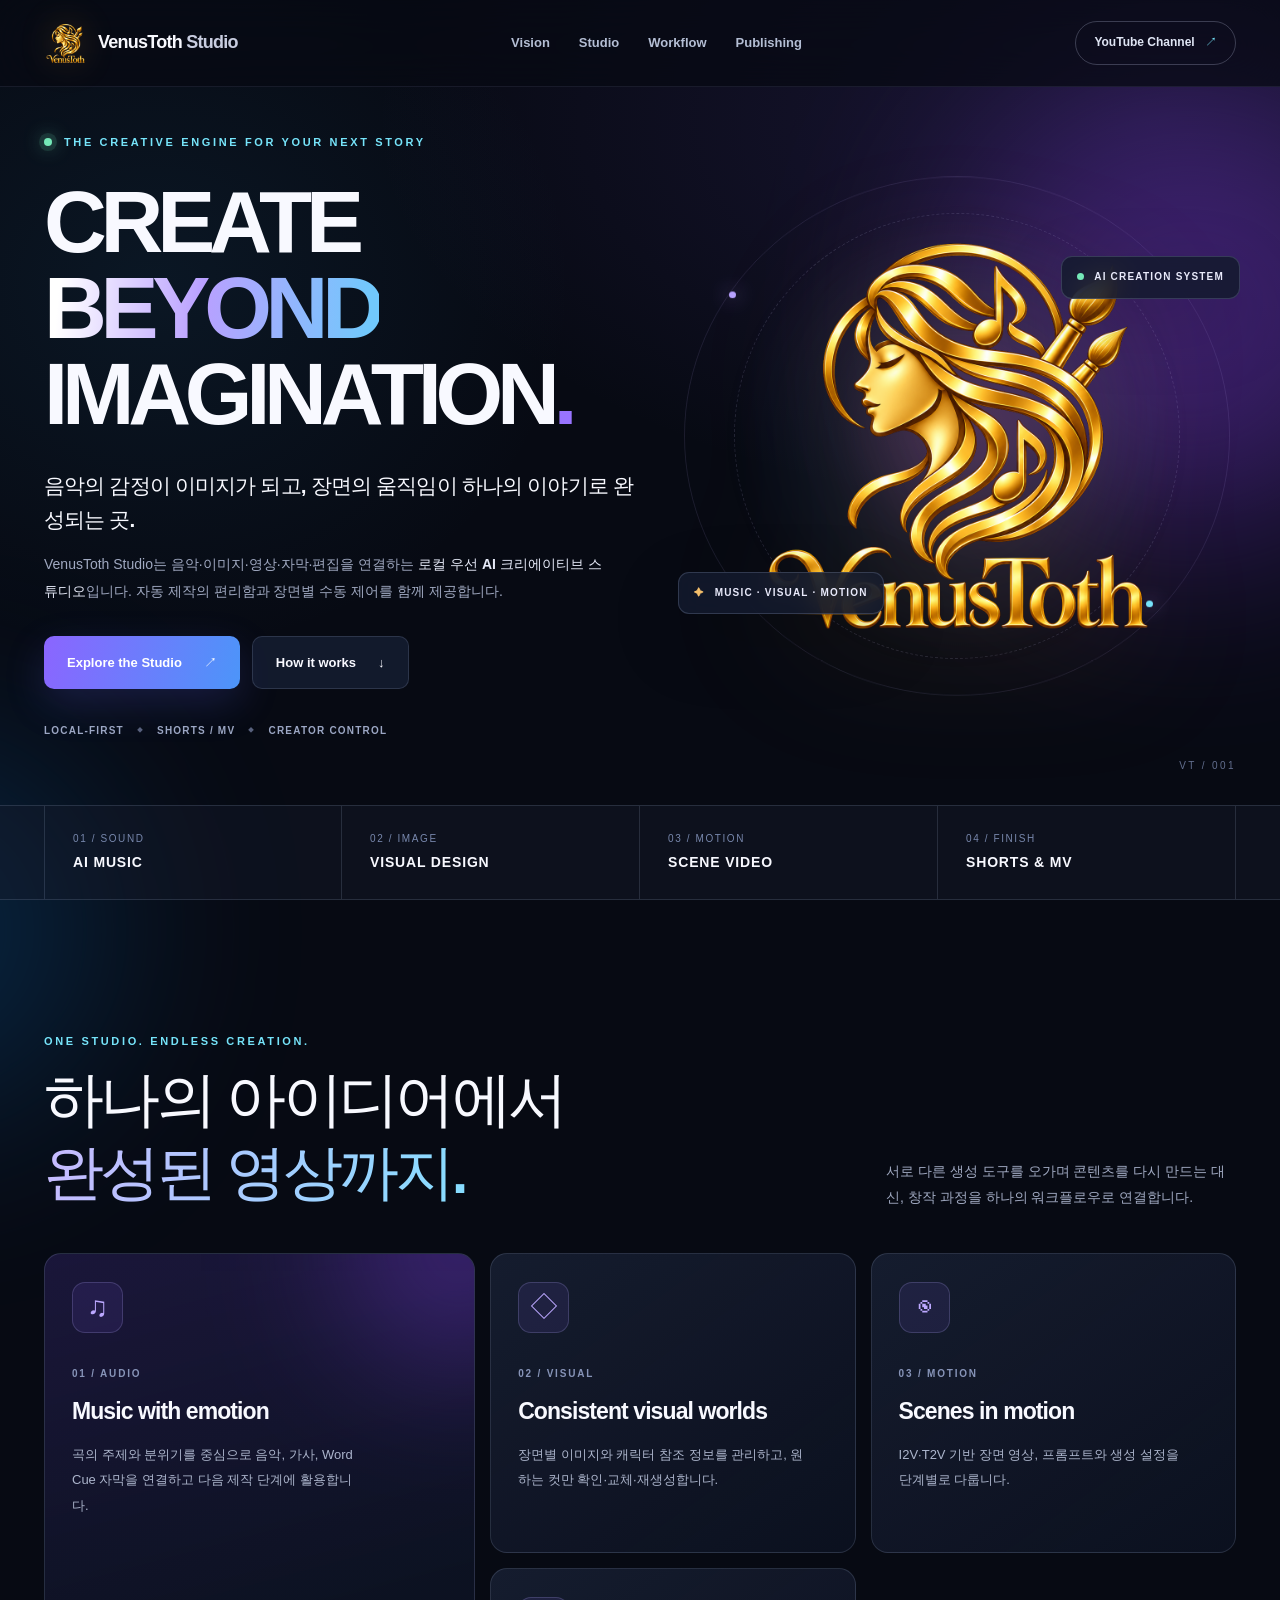
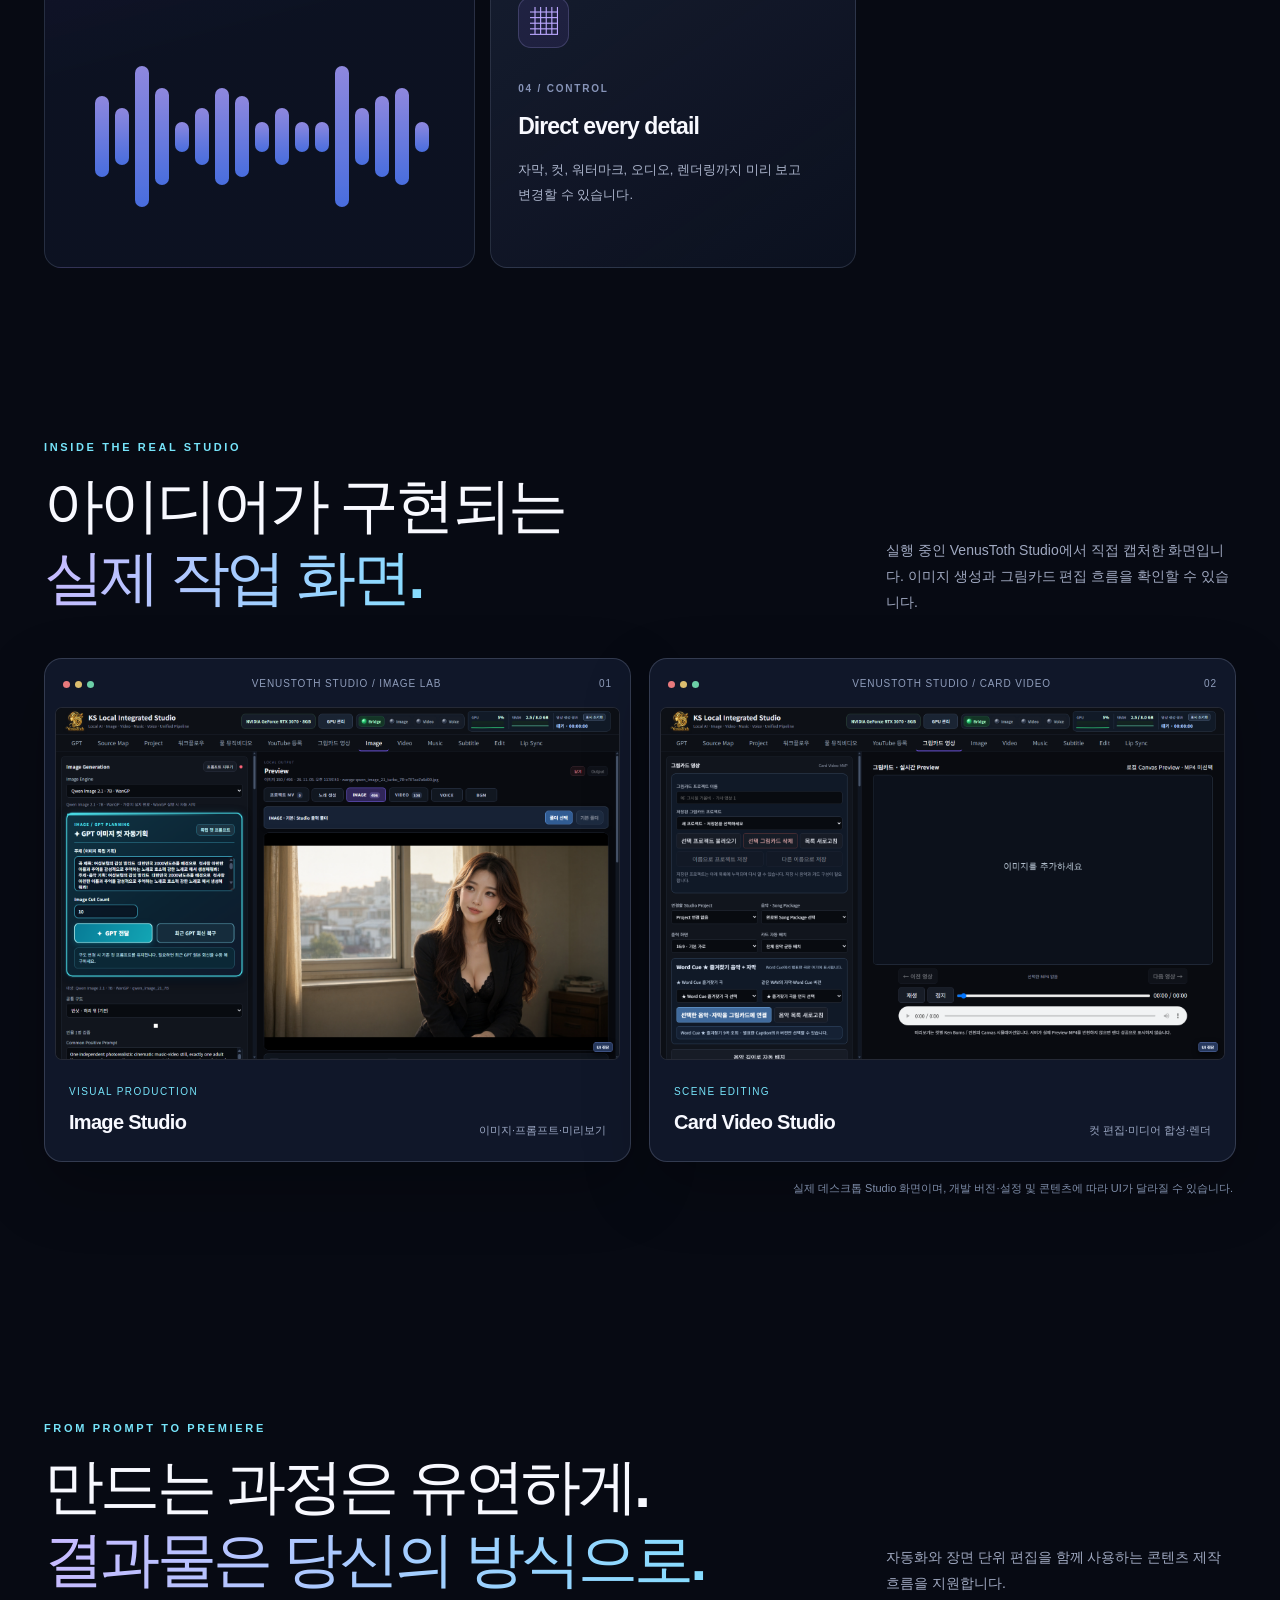
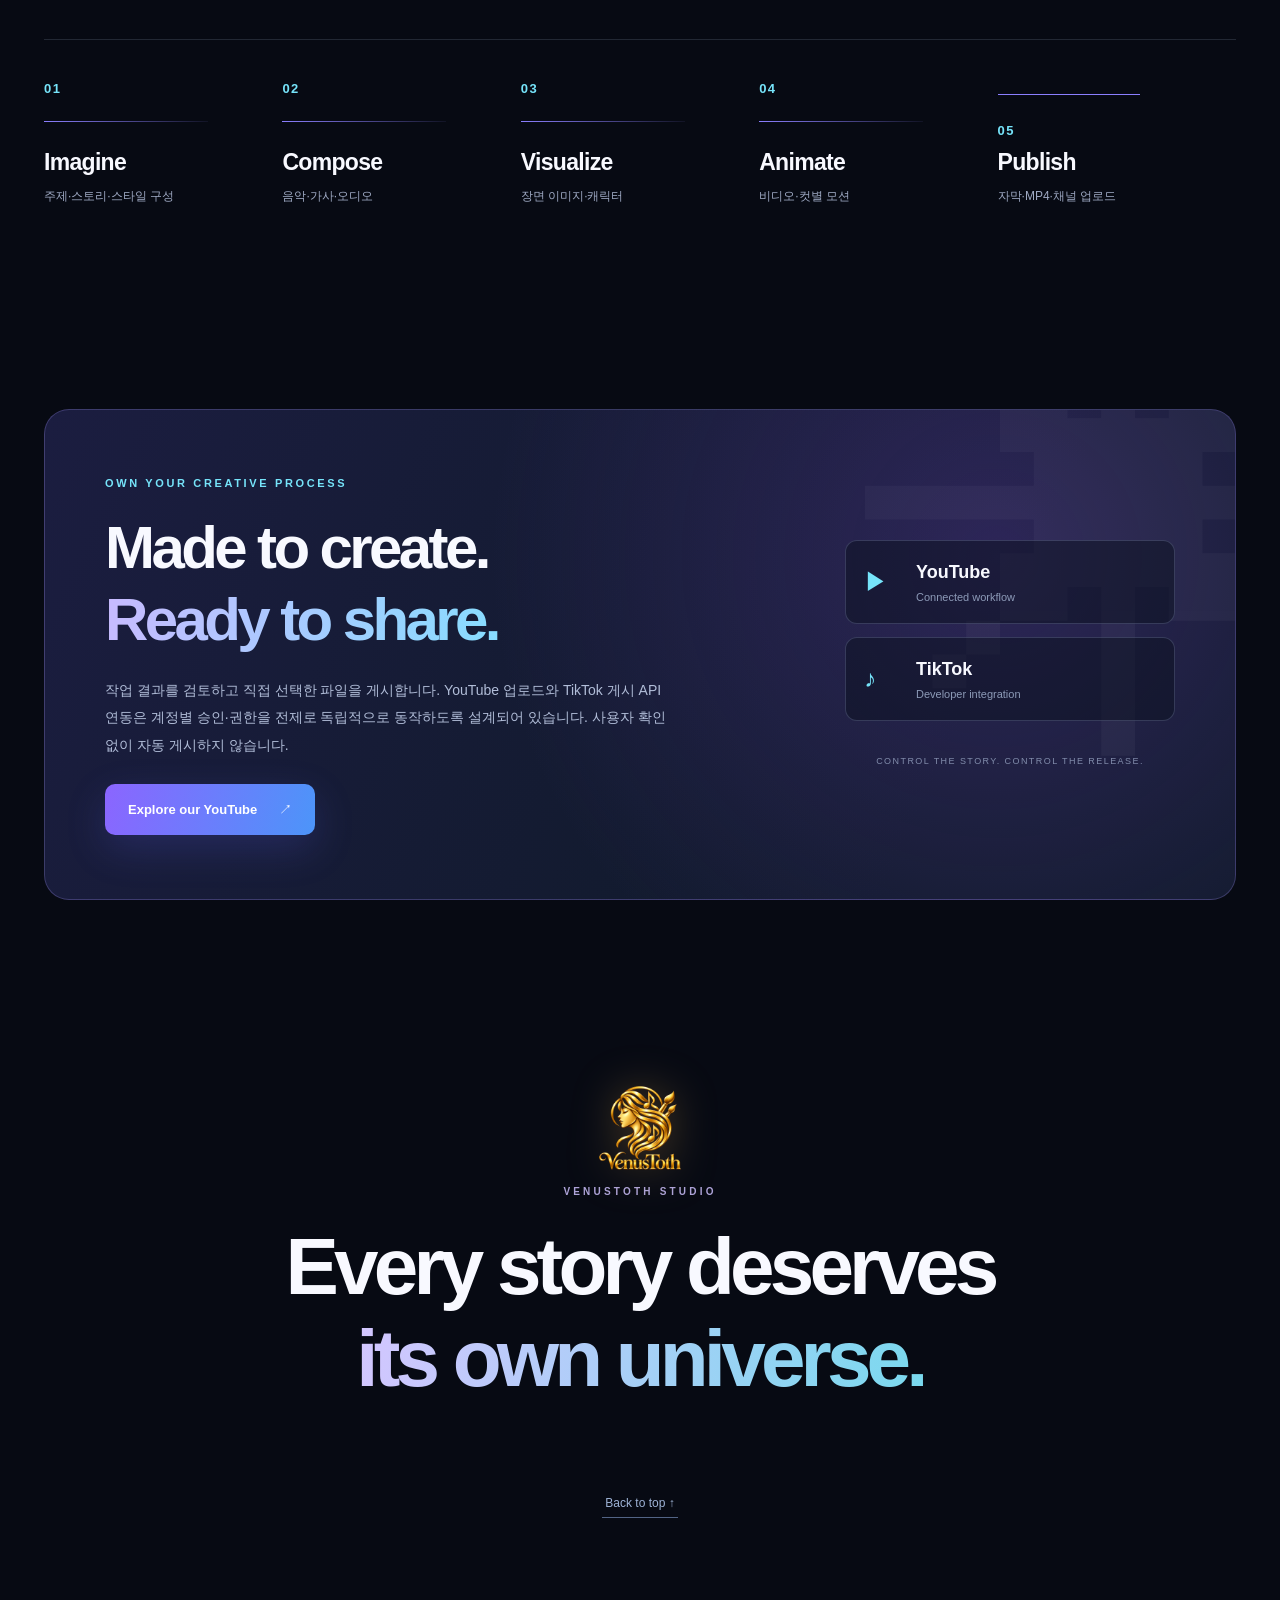
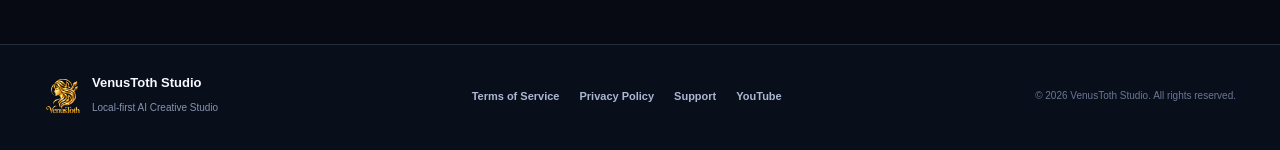
<file: index.html>
<!doctype html>
<html lang="ko">
<head>
  <meta charset="utf-8">
  <meta name="viewport" content="width=device-width, initial-scale=1">
  <meta name="theme-color" content="#070a13">
  <meta name="description" content="VenusToth Studio — 로컬 AI 기반 음악, 이미지, 영상, Shorts 및 뮤직비디오 제작 스튜디오. 장면별 제어와 창작자의 최종 승인을 중심으로 설계했습니다.">
  <meta property="og:type" content="website">
  <meta property="og:title" content="VenusToth Studio | Create Beyond Imagination">
  <meta property="og:description" content="Local-first AI music, visual and video creation studio. From idea to cinematic Shorts & MV.">
  <meta property="og:image" content="https://kks1101143.github.io/venustoth-studio/assets/venustoth-logo.png">
  <meta property="og:url" content="https://kks1101143.github.io/venustoth-studio/">
  <link rel="canonical" href="https://kks1101143.github.io/venustoth-studio/">
  <link rel="icon" type="image/png" href="assets/venustoth-logo.png">
  <link rel="stylesheet" href="assets/styles.css">
  <title>VenusToth Studio — Create Beyond Imagination</title>
</head>
<body>
  <div class="aurora aurora-one" aria-hidden="true"></div><div class="aurora aurora-two" aria-hidden="true"></div>
  <header class="site-header">
    <div class="shell header-layout">
      <a class="brand" href="./" aria-label="VenusToth Studio 홈"><img src="assets/venustoth-logo.png" width="43" height="43" alt=""><span>VenusToth <b>Studio</b></span></a>
      <nav class="main-nav" aria-label="메인 메뉴"><a href="#vision">Vision</a><a href="#workspace">Studio</a><a href="#workflow">Workflow</a><a href="#publishing">Publishing</a></nav>
      <a class="header-link" href="https://www.youtube.com/channel/UCdD1NTqpT2BgF5k1dwVC8Ig" target="_blank" rel="noopener noreferrer">YouTube Channel <span aria-hidden="true">↗</span></a>
    </div>
  </header>
  <main>
    <section class="hero shell" id="top">
      <div class="hero-copy">
        <div class="eyebrow"><span class="pulse-dot"></span> THE CREATIVE ENGINE FOR YOUR NEXT STORY</div>
        <h1>CREATE<br><span class="gradient-title">BEYOND</span><br>IMAGINATION<span class="period">.</span></h1>
        <p class="hero-lead">음악의 감정이 이미지가 되고, 장면의 움직임이 하나의 이야기로 완성되는 곳.</p>
        <p class="hero-desc">VenusToth Studio는 음악·이미지·영상·자막·편집을 연결하는 <strong>로컬 우선 AI 크리에이티브 스튜디오</strong>입니다. 자동 제작의 편리함과 장면별 수동 제어를 함께 제공합니다.</p>
        <div class="hero-actions"><a class="btn btn-primary" href="#workspace">Explore the Studio <span>↗</span></a><a class="btn btn-ghost" href="#workflow">How it works <span>↓</span></a></div>
        <div class="hero-tags"><span>LOCAL-FIRST</span><span>SHORTS / MV</span><span>CREATOR CONTROL</span></div>
      </div>
      <div class="hero-visual" aria-label="VenusToth Studio의 브랜드 및 실제 화면">
        <div class="orbital orbital-outer"></div><div class="orbital orbital-inner"></div>
        <div class="hero-emblem"><img src="assets/venustoth-logo.png" width="420" height="420" alt="VenusToth 금색 공식 브랜드 로고"></div>
        <div class="float-pill float-top"><i></i> AI CREATION SYSTEM</div>
        <div class="float-pill float-bottom"><span class="tiny-star">✦</span> MUSIC · VISUAL · MOTION</div>
      </div>
      <div class="hero-number" aria-hidden="true">VT / 001</div>
    </section>
    <section class="quick-strip" aria-label="핵심 제작 환경"><div class="shell quick-grid"><div><span>01 / SOUND</span><strong>AI MUSIC</strong></div><div><span>02 / IMAGE</span><strong>VISUAL DESIGN</strong></div><div><span>03 / MOTION</span><strong>SCENE VIDEO</strong></div><div><span>04 / FINISH</span><strong>SHORTS & MV</strong></div></div></section>
    <section class="section shell" id="vision">
      <div class="section-heading"><div><p class="kicker">ONE STUDIO. ENDLESS CREATION.</p><h2>하나의 아이디어에서<br><em>완성된 영상까지.</em></h2></div><p>서로 다른 생성 도구를 오가며 콘텐츠를 다시 만드는 대신, 창작 과정을 하나의 워크플로우로 연결합니다.</p></div>
      <div class="feature-grid">
        <article class="feature feature-big"><div class="feature-icon">♫</div><span class="feature-no">01 / AUDIO</span><h3>Music with emotion</h3><p>곡의 주제와 분위기를 중심으로 음악, 가사, Word Cue 자막을 연결하고 다음 제작 단계에 활용합니다.</p><div class="sound-wave" aria-hidden="true"><span></span><span></span><span></span><span></span><span></span><span></span><span></span><span></span><span></span><span></span><span></span><span></span><span></span><span></span><span></span><span></span><span></span></div></article>
        <article class="feature"><div class="feature-icon">◇</div><span class="feature-no">02 / VISUAL</span><h3>Consistent visual worlds</h3><p>장면별 이미지와 캐릭터 참조 정보를 관리하고, 원하는 컷만 확인·교체·재생성합니다.</p></article>
        <article class="feature"><div class="feature-icon">◉</div><span class="feature-no">03 / MOTION</span><h3>Scenes in motion</h3><p>I2V·T2V 기반 장면 영상, 프롬프트와 생성 설정을 단계별로 다룹니다.</p></article>
        <article class="feature"><div class="feature-icon">▦</div><span class="feature-no">04 / CONTROL</span><h3>Direct every detail</h3><p>자막, 컷, 워터마크, 오디오, 렌더링까지 미리 보고 변경할 수 있습니다.</p></article>
      </div>
    </section>
    <section class="section showcase" id="workspace">
      <div class="shell"><div class="section-heading"><div><p class="kicker">INSIDE THE REAL STUDIO</p><h2>아이디어가 구현되는<br><em>실제 작업 화면.</em></h2></div><p>실행 중인 VenusToth Studio에서 직접 캡처한 화면입니다. 이미지 생성과 그림카드 편집 흐름을 확인할 수 있습니다.</p></div>
      <div class="screen-grid">
        <figure class="screen-card screen-primary"><div class="screen-top"><div class="window-dots"><span></span><span></span><span></span></div><span>VENUSTOTH STUDIO / IMAGE LAB</span><span>01</span></div><img src="assets/studio-image-lab.png" alt="VenusToth Studio 실제 이미지 생성 작업 화면" width="1600" height="1000" loading="lazy"><figcaption><div><small>VISUAL PRODUCTION</small><h3>Image Studio</h3></div><span>이미지·프롬프트·미리보기</span></figcaption></figure>
        <figure class="screen-card screen-secondary"><div class="screen-top"><div class="window-dots"><span></span><span></span><span></span></div><span>VENUSTOTH STUDIO / CARD VIDEO</span><span>02</span></div><img src="assets/studio-card-video.png" alt="VenusToth Studio 실제 그림카드·영상 편집 작업 화면" width="1600" height="1000" loading="lazy"><figcaption><div><small>SCENE EDITING</small><h3>Card Video Studio</h3></div><span>컷 편집·미디어 합성·렌더</span></figcaption></figure>
      </div><p class="screen-note">실제 데스크톱 Studio 화면이며, 개발 버전·설정 및 콘텐츠에 따라 UI가 달라질 수 있습니다.</p></div>
    </section>
    <section class="section shell" id="workflow">
      <div class="section-heading"><div><p class="kicker">FROM PROMPT TO PREMIERE</p><h2>만드는 과정은 유연하게.<br><em>결과물은 당신의 방식으로.</em></h2></div><p>자동화와 장면 단위 편집을 함께 사용하는 콘텐츠 제작 흐름을 지원합니다.</p></div>
      <div class="steps"><article><b>01</b><span class="step-line"></span><h3>Imagine</h3><p>주제·스토리·스타일 구성</p></article><article><b>02</b><span class="step-line"></span><h3>Compose</h3><p>음악·가사·오디오</p></article><article><b>03</b><span class="step-line"></span><h3>Visualize</h3><p>장면 이미지·캐릭터</p></article><article><b>04</b><span class="step-line"></span><h3>Animate</h3><p>비디오·컷별 모션</p></article><article><b>05</b><h3>Publish</h3><p>자막·MP4·채널 업로드</p></article></div>
    </section>
    <section class="section shell" id="publishing"><div class="publish-panel"><div class="publish-bg" aria-hidden="true">✳</div><div class="publish-copy"><p class="kicker">OWN YOUR CREATIVE PROCESS</p><h2>Made to create.<br><em>Ready to share.</em></h2><p>작업 결과를 검토하고 직접 선택한 파일을 게시합니다. YouTube 업로드와 TikTok 게시 API 연동은 계정별 승인·권한을 전제로 독립적으로 동작하도록 설계되어 있습니다. 사용자 확인 없이 자동 게시하지 않습니다.</p><a class="btn btn-primary" href="https://www.youtube.com/channel/UCdD1NTqpT2BgF5k1dwVC8Ig" target="_blank" rel="noopener noreferrer">Explore our YouTube <span>↗</span></a></div><div class="publish-side"><div class="channel-pill"><span>▶</span> YouTube <small>Connected workflow</small></div><div class="channel-pill"><span>♪</span> TikTok <small>Developer integration</small></div><div class="publish-caption">CONTROL THE STORY. CONTROL THE RELEASE.</div></div></div></section>
    <section class="closing shell"><img src="assets/venustoth-logo.png" alt="" width="92" height="92" loading="lazy"><p>VENUSTOTH STUDIO</p><h2>Every story deserves<br><span>its own universe.</span></h2><a href="#top" class="back-top">Back to top ↑</a></section>
  </main>
  <footer class="footer"><div class="shell footer-inner"><div class="footer-brand"><img src="assets/venustoth-logo.png" alt="" width="38" height="38"><div><strong>VenusToth Studio</strong><small>Local-first AI Creative Studio</small></div></div><div class="footer-links"><a href="./terms/">Terms of Service</a><a href="./privacy/">Privacy Policy</a><a href="https://github.com/kks1101143/venustoth-studio/issues" target="_blank" rel="noopener noreferrer">Support</a><a href="https://www.youtube.com/channel/UCdD1NTqpT2BgF5k1dwVC8Ig" target="_blank" rel="noopener noreferrer">YouTube</a></div><small>© 2026 VenusToth Studio. All rights reserved.</small></div></footer>
</body></html>
</file>
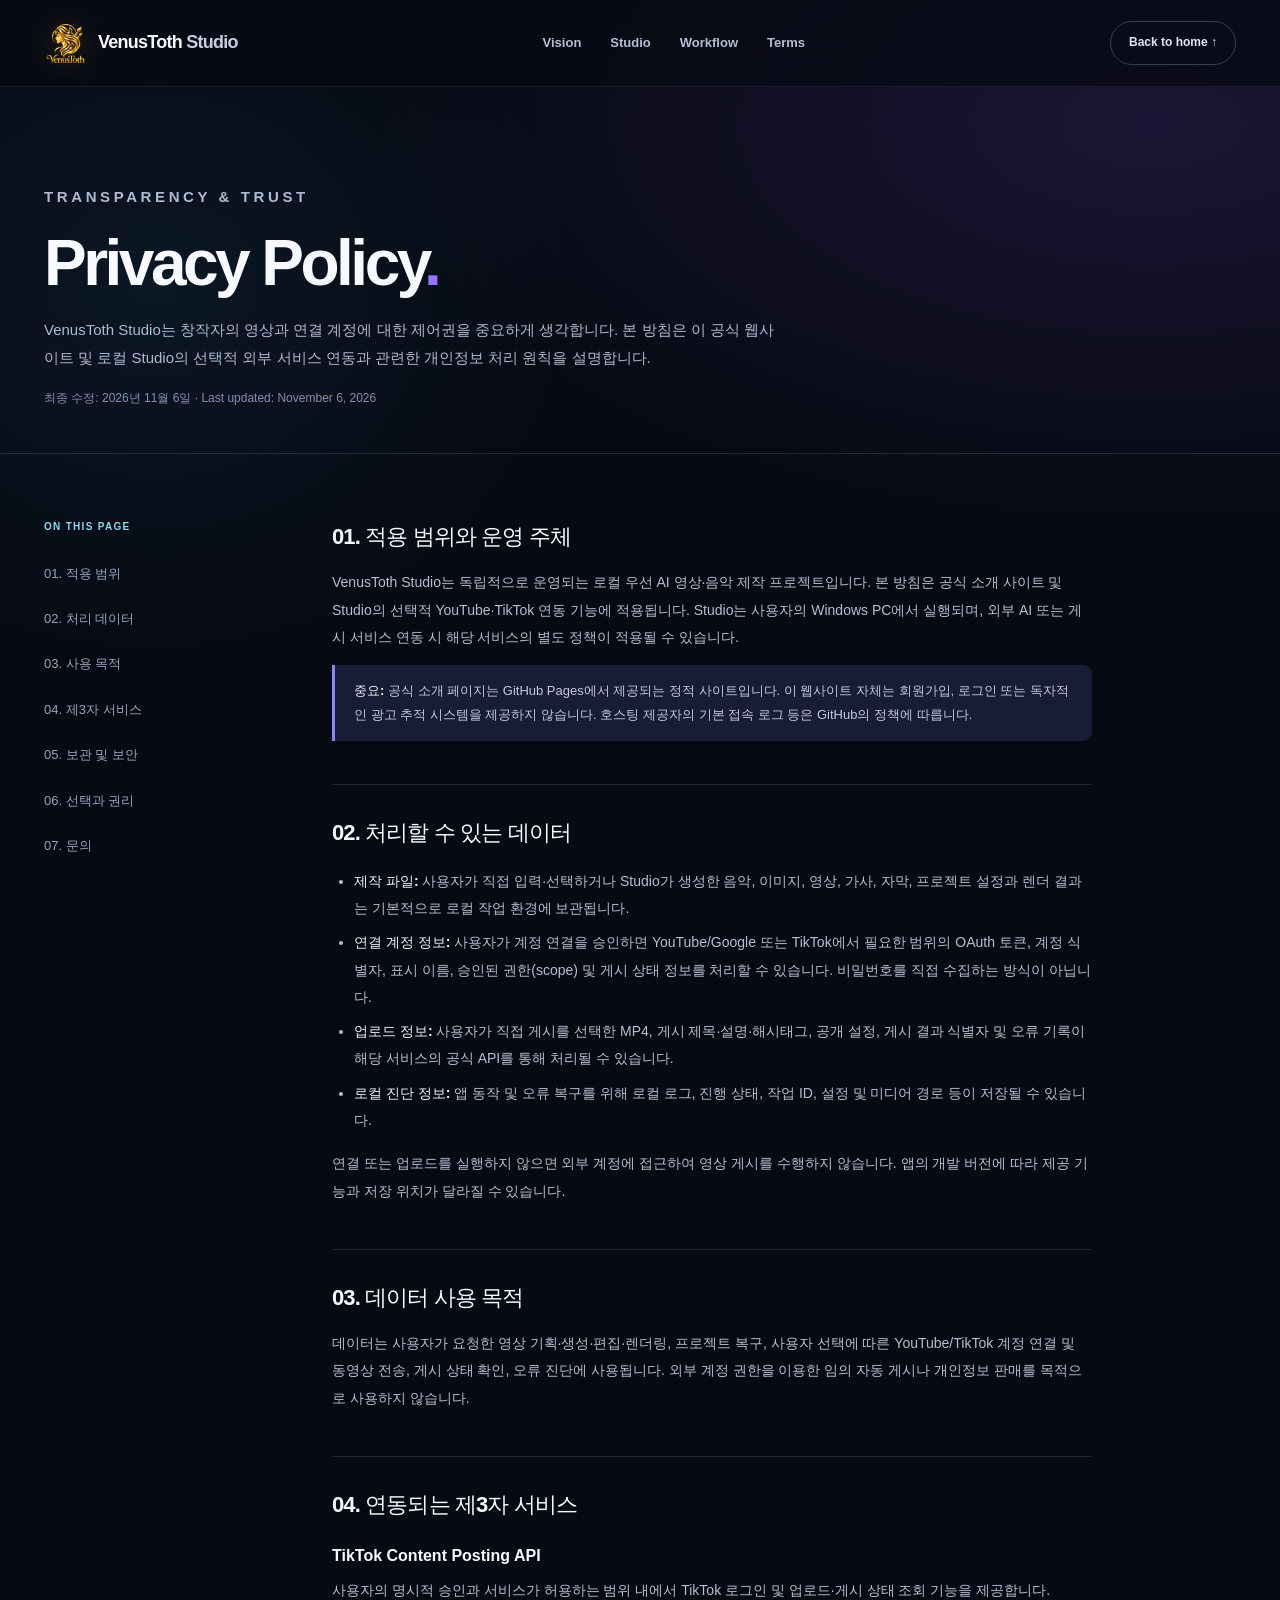
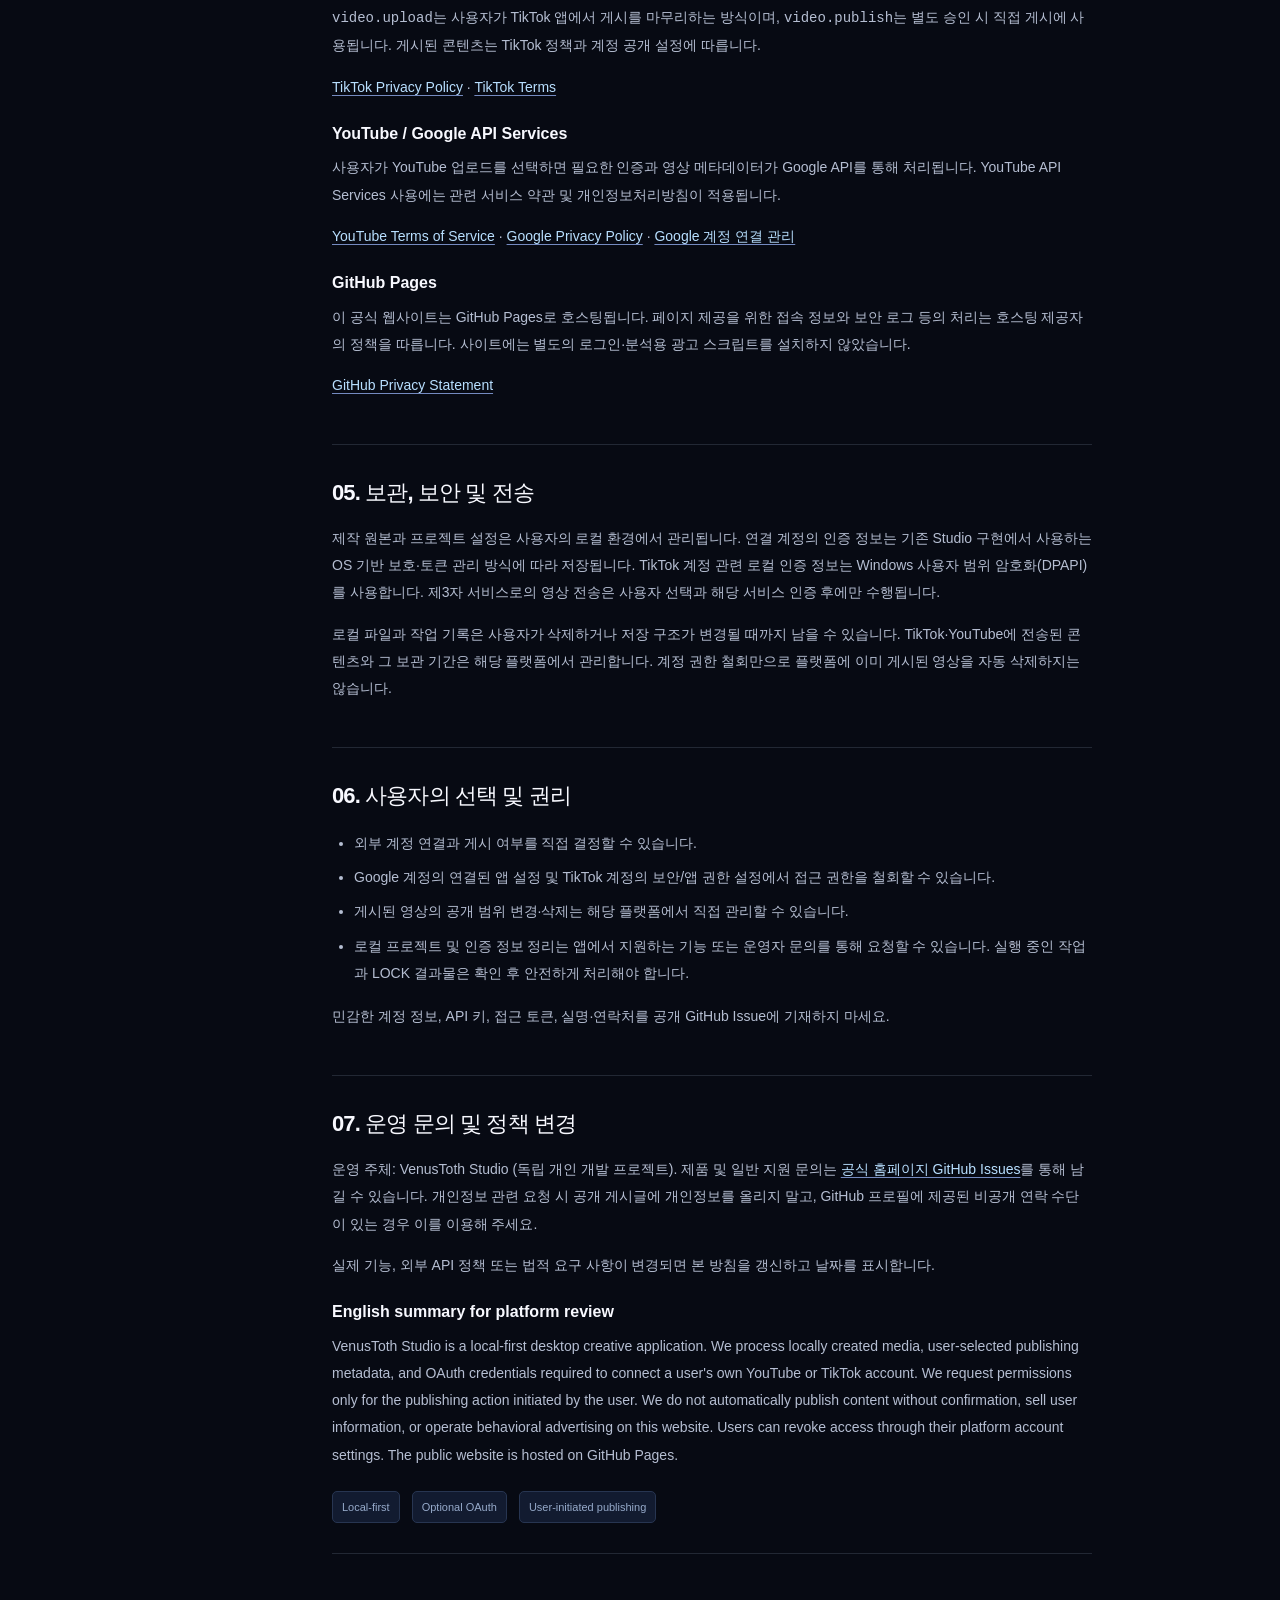
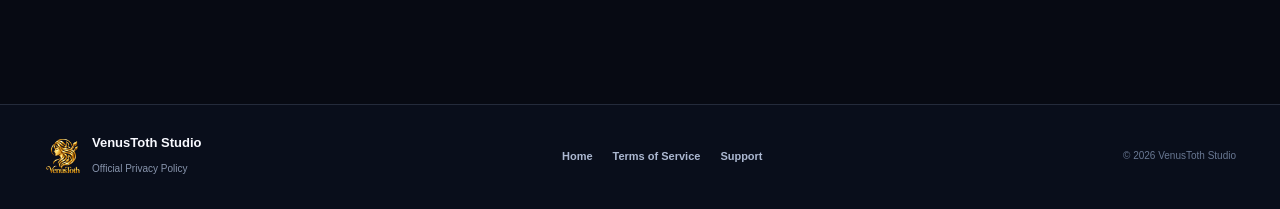
<file: privacy/index.html>
<!doctype html>
<html lang="ko"><head><meta charset="utf-8"><meta name="viewport" content="width=device-width,initial-scale=1">
<meta name="theme-color" content="#070a13"><meta name="description" content="VenusToth Studio 개인정보처리방침. 로컬 AI 제작 파일, 선택적인 YouTube·TikTok OAuth 연동 및 게시 데이터의 처리 원칙을 안내합니다.">
<link rel="canonical" href="https://kks1101143.github.io/venustoth-studio/privacy/"><link rel="icon" href="../assets/venustoth-logo.png"><link rel="stylesheet" href="../assets/styles.css"><title>Privacy Policy | VenusToth Studio</title></head>
<body><header class="site-header"><div class="shell header-layout"><a class="brand" href="../"><img src="../assets/venustoth-logo.png" alt="" width="43" height="43"><span>VenusToth <b>Studio</b></span></a><nav class="main-nav" aria-label="사이트 내 이동"><a href="../#vision">Vision</a><a href="../#workspace">Studio</a><a href="../#workflow">Workflow</a><a href="../terms/">Terms</a></nav><a class="header-link" href="../">Back to home ↑</a></div></header>
<main><section class="legal-hero"><div class="shell"><p class="kicker">TRANSPARENCY & TRUST</p><h1>Privacy Policy<span class="period">.</span></h1><p>VenusToth Studio는 창작자의 영상과 연결 계정에 대한 제어권을 중요하게 생각합니다. 본 방침은 이 공식 웹사이트 및 로컬 Studio의 선택적 외부 서비스 연동과 관련한 개인정보 처리 원칙을 설명합니다.</p><p class="meta">최종 수정: 2026년 11월 6일 · Last updated: November 6, 2026</p></div></section>
<div class="shell legal-layout"><aside class="legal-nav" aria-label="내용 바로가기"><small>ON THIS PAGE</small><a href="#scope">01. 적용 범위</a><a href="#data">02. 처리 데이터</a><a href="#purpose">03. 사용 목적</a><a href="#third-parties">04. 제3자 서비스</a><a href="#retention">05. 보관 및 보안</a><a href="#rights">06. 선택과 권리</a><a href="#contact">07. 문의</a></aside>
<div class="legal-content">
<section id="scope"><h2>01. 적용 범위와 운영 주체</h2><p>VenusToth Studio는 독립적으로 운영되는 로컬 우선 AI 영상·음악 제작 프로젝트입니다. 본 방침은 공식 소개 사이트 및 Studio의 선택적 YouTube·TikTok 연동 기능에 적용됩니다. Studio는 사용자의 Windows PC에서 실행되며, 외부 AI 또는 게시 서비스 연동 시 해당 서비스의 별도 정책이 적용될 수 있습니다.</p><p class="notice"><strong>중요:</strong> 공식 소개 페이지는 GitHub Pages에서 제공되는 정적 사이트입니다. 이 웹사이트 자체는 회원가입, 로그인 또는 독자적인 광고 추적 시스템을 제공하지 않습니다. 호스팅 제공자의 기본 접속 로그 등은 GitHub의 정책에 따릅니다.</p></section>
<section id="data"><h2>02. 처리할 수 있는 데이터</h2><ul><li><strong>제작 파일:</strong> 사용자가 직접 입력·선택하거나 Studio가 생성한 음악, 이미지, 영상, 가사, 자막, 프로젝트 설정과 렌더 결과는 기본적으로 로컬 작업 환경에 보관됩니다.</li><li><strong>연결 계정 정보:</strong> 사용자가 계정 연결을 승인하면 YouTube/Google 또는 TikTok에서 필요한 범위의 OAuth 토큰, 계정 식별자, 표시 이름, 승인된 권한(scope) 및 게시 상태 정보를 처리할 수 있습니다. 비밀번호를 직접 수집하는 방식이 아닙니다.</li><li><strong>업로드 정보:</strong> 사용자가 직접 게시를 선택한 MP4, 게시 제목·설명·해시태그, 공개 설정, 게시 결과 식별자 및 오류 기록이 해당 서비스의 공식 API를 통해 처리될 수 있습니다.</li><li><strong>로컬 진단 정보:</strong> 앱 동작 및 오류 복구를 위해 로컬 로그, 진행 상태, 작업 ID, 설정 및 미디어 경로 등이 저장될 수 있습니다.</li></ul><p>연결 또는 업로드를 실행하지 않으면 외부 계정에 접근하여 영상 게시를 수행하지 않습니다. 앱의 개발 버전에 따라 제공 기능과 저장 위치가 달라질 수 있습니다.</p></section>
<section id="purpose"><h2>03. 데이터 사용 목적</h2><p>데이터는 사용자가 요청한 영상 기획·생성·편집·렌더링, 프로젝트 복구, 사용자 선택에 따른 YouTube/TikTok 계정 연결 및 동영상 전송, 게시 상태 확인, 오류 진단에 사용됩니다. 외부 계정 권한을 이용한 임의 자동 게시나 개인정보 판매를 목적으로 사용하지 않습니다.</p></section>
<section id="third-parties"><h2>04. 연동되는 제3자 서비스</h2><h3>TikTok Content Posting API</h3><p>사용자의 명시적 승인과 서비스가 허용하는 범위 내에서 TikTok 로그인 및 업로드·게시 상태 조회 기능을 제공합니다. <code>video.upload</code>는 사용자가 TikTok 앱에서 게시를 마무리하는 방식이며, <code>video.publish</code>는 별도 승인 시 직접 게시에 사용됩니다. 게시된 콘텐츠는 TikTok 정책과 계정 공개 설정에 따릅니다.</p><p><a href="https://www.tiktok.com/legal/page/row/privacy-policy/en" target="_blank" rel="noopener noreferrer">TikTok Privacy Policy</a> · <a href="https://www.tiktok.com/legal/page/row/terms-of-service/en" target="_blank" rel="noopener noreferrer">TikTok Terms</a></p><h3>YouTube / Google API Services</h3><p>사용자가 YouTube 업로드를 선택하면 필요한 인증과 영상 메타데이터가 Google API를 통해 처리됩니다. YouTube API Services 사용에는 관련 서비스 약관 및 개인정보처리방침이 적용됩니다.</p><p><a href="https://www.youtube.com/t/terms" target="_blank" rel="noopener noreferrer">YouTube Terms of Service</a> · <a href="https://policies.google.com/privacy" target="_blank" rel="noopener noreferrer">Google Privacy Policy</a> · <a href="https://myaccount.google.com/connections" target="_blank" rel="noopener noreferrer">Google 계정 연결 관리</a></p><h3>GitHub Pages</h3><p>이 공식 웹사이트는 GitHub Pages로 호스팅됩니다. 페이지 제공을 위한 접속 정보와 보안 로그 등의 처리는 호스팅 제공자의 정책을 따릅니다. 사이트에는 별도의 로그인·분석용 광고 스크립트를 설치하지 않았습니다.</p><p><a href="https://docs.github.com/en/site-policy/privacy-policies/github-general-privacy-statement" target="_blank" rel="noopener noreferrer">GitHub Privacy Statement</a></p></section>
<section id="retention"><h2>05. 보관, 보안 및 전송</h2><p>제작 원본과 프로젝트 설정은 사용자의 로컬 환경에서 관리됩니다. 연결 계정의 인증 정보는 기존 Studio 구현에서 사용하는 OS 기반 보호·토큰 관리 방식에 따라 저장됩니다. TikTok 계정 관련 로컬 인증 정보는 Windows 사용자 범위 암호화(DPAPI)를 사용합니다. 제3자 서비스로의 영상 전송은 사용자 선택과 해당 서비스 인증 후에만 수행됩니다.</p><p>로컬 파일과 작업 기록은 사용자가 삭제하거나 저장 구조가 변경될 때까지 남을 수 있습니다. TikTok·YouTube에 전송된 콘텐츠와 그 보관 기간은 해당 플랫폼에서 관리합니다. 계정 권한 철회만으로 플랫폼에 이미 게시된 영상을 자동 삭제하지는 않습니다.</p></section>
<section id="rights"><h2>06. 사용자의 선택 및 권리</h2><ul><li>외부 계정 연결과 게시 여부를 직접 결정할 수 있습니다.</li><li>Google 계정의 연결된 앱 설정 및 TikTok 계정의 보안/앱 권한 설정에서 접근 권한을 철회할 수 있습니다.</li><li>게시된 영상의 공개 범위 변경·삭제는 해당 플랫폼에서 직접 관리할 수 있습니다.</li><li>로컬 프로젝트 및 인증 정보 정리는 앱에서 지원하는 기능 또는 운영자 문의를 통해 요청할 수 있습니다. 실행 중인 작업과 LOCK 결과물은 확인 후 안전하게 처리해야 합니다.</li></ul><p>민감한 계정 정보, API 키, 접근 토큰, 실명·연락처를 공개 GitHub Issue에 기재하지 마세요.</p></section>
<section id="contact"><h2>07. 운영 문의 및 정책 변경</h2><p>운영 주체: VenusToth Studio (독립 개인 개발 프로젝트). 제품 및 일반 지원 문의는 <a href="https://github.com/kks1101143/venustoth-studio/issues" target="_blank" rel="noopener noreferrer">공식 홈페이지 GitHub Issues</a>를 통해 남길 수 있습니다. 개인정보 관련 요청 시 공개 게시글에 개인정보를 올리지 말고, GitHub 프로필에 제공된 비공개 연락 수단이 있는 경우 이를 이용해 주세요.</p><p>실제 기능, 외부 API 정책 또는 법적 요구 사항이 변경되면 본 방침을 갱신하고 날짜를 표시합니다.</p><h3>English summary for platform review</h3><p>VenusToth Studio is a local-first desktop creative application. We process locally created media, user-selected publishing metadata, and OAuth credentials required to connect a user's own YouTube or TikTok account. We request permissions only for the publishing action initiated by the user. We do not automatically publish content without confirmation, sell user information, or operate behavioral advertising on this website. Users can revoke access through their platform account settings. The public website is hosted on GitHub Pages.</p><div class="legal-meta"><span>Local-first</span><span>Optional OAuth</span><span>User-initiated publishing</span></div></section>
</div></div></main>
<footer class="footer"><div class="shell footer-inner"><div class="footer-brand"><img src="../assets/venustoth-logo.png" alt="" width="38" height="38"><div><strong>VenusToth Studio</strong><small>Official Privacy Policy</small></div></div><div class="footer-links"><a href="../">Home</a><a href="../terms/">Terms of Service</a><a href="https://github.com/kks1101143/venustoth-studio/issues">Support</a></div><small>© 2026 VenusToth Studio</small></div></footer>
</body></html>
</file>
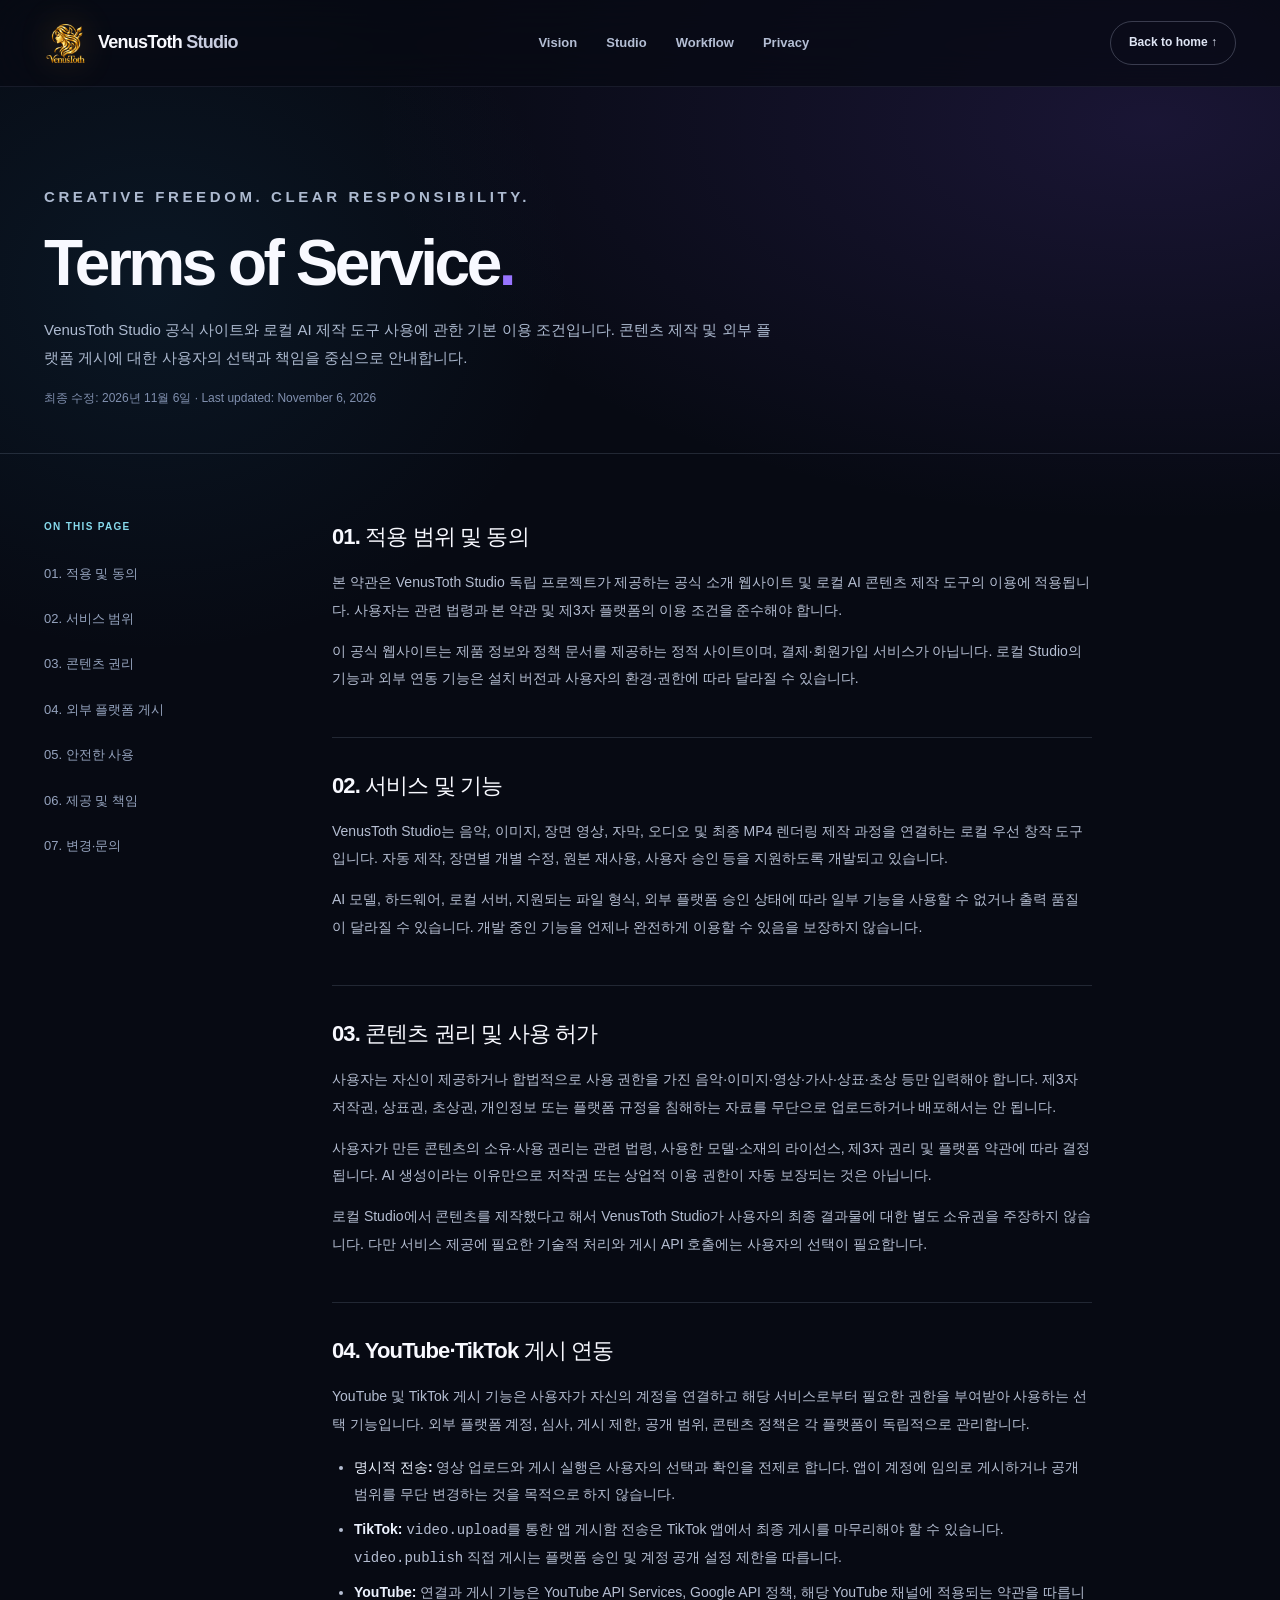
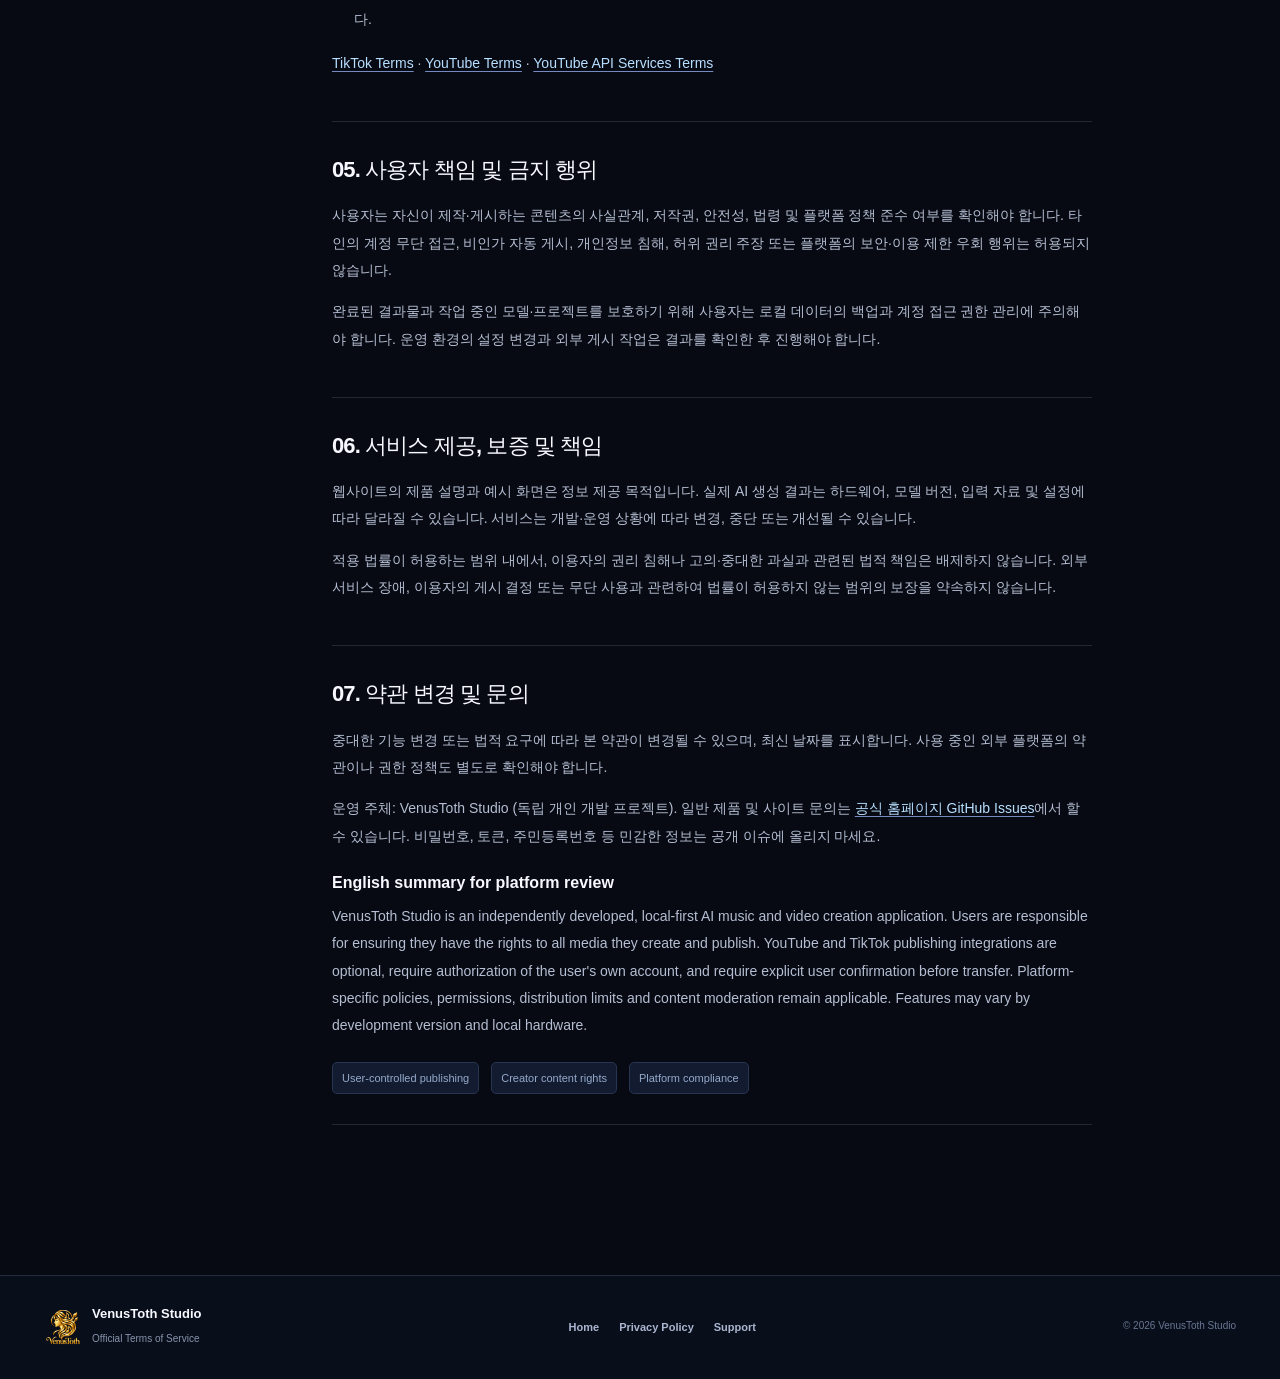
<file: terms/index.html>
<!doctype html>
<html lang="ko"><head><meta charset="utf-8"><meta name="viewport" content="width=device-width,initial-scale=1">
<meta name="theme-color" content="#070a13"><meta name="description" content="VenusToth Studio 이용약관. 로컬 AI 음악·이미지·영상 제작, 콘텐츠 권리, YouTube·TikTok 게시 연동 및 책임 범위를 안내합니다.">
<link rel="canonical" href="https://kks1101143.github.io/venustoth-studio/terms/"><link rel="icon" href="../assets/venustoth-logo.png"><link rel="stylesheet" href="../assets/styles.css"><title>Terms of Service | VenusToth Studio</title></head>
<body><header class="site-header"><div class="shell header-layout"><a class="brand" href="../"><img src="../assets/venustoth-logo.png" alt="" width="43" height="43"><span>VenusToth <b>Studio</b></span></a><nav class="main-nav" aria-label="사이트 내 이동"><a href="../#vision">Vision</a><a href="../#workspace">Studio</a><a href="../#workflow">Workflow</a><a href="../privacy/">Privacy</a></nav><a class="header-link" href="../">Back to home ↑</a></div></header>
<main><section class="legal-hero"><div class="shell"><p class="kicker">CREATIVE FREEDOM. CLEAR RESPONSIBILITY.</p><h1>Terms of Service<span class="period">.</span></h1><p>VenusToth Studio 공식 사이트와 로컬 AI 제작 도구 사용에 관한 기본 이용 조건입니다. 콘텐츠 제작 및 외부 플랫폼 게시에 대한 사용자의 선택과 책임을 중심으로 안내합니다.</p><p class="meta">최종 수정: 2026년 11월 6일 · Last updated: November 6, 2026</p></div></section>
<div class="shell legal-layout"><aside class="legal-nav" aria-label="내용 바로가기"><small>ON THIS PAGE</small><a href="#acceptance">01. 적용 및 동의</a><a href="#service">02. 서비스 범위</a><a href="#content">03. 콘텐츠 권리</a><a href="#publishing">04. 외부 플랫폼 게시</a><a href="#responsibility">05. 안전한 사용</a><a href="#limitations">06. 제공 및 책임</a><a href="#changes">07. 변경·문의</a></aside>
<div class="legal-content">
<section id="acceptance"><h2>01. 적용 범위 및 동의</h2><p>본 약관은 VenusToth Studio 독립 프로젝트가 제공하는 공식 소개 웹사이트 및 로컬 AI 콘텐츠 제작 도구의 이용에 적용됩니다. 사용자는 관련 법령과 본 약관 및 제3자 플랫폼의 이용 조건을 준수해야 합니다.</p><p>이 공식 웹사이트는 제품 정보와 정책 문서를 제공하는 정적 사이트이며, 결제·회원가입 서비스가 아닙니다. 로컬 Studio의 기능과 외부 연동 기능은 설치 버전과 사용자의 환경·권한에 따라 달라질 수 있습니다.</p></section>
<section id="service"><h2>02. 서비스 및 기능</h2><p>VenusToth Studio는 음악, 이미지, 장면 영상, 자막, 오디오 및 최종 MP4 렌더링 제작 과정을 연결하는 로컬 우선 창작 도구입니다. 자동 제작, 장면별 개별 수정, 원본 재사용, 사용자 승인 등을 지원하도록 개발되고 있습니다.</p><p>AI 모델, 하드웨어, 로컬 서버, 지원되는 파일 형식, 외부 플랫폼 승인 상태에 따라 일부 기능을 사용할 수 없거나 출력 품질이 달라질 수 있습니다. 개발 중인 기능을 언제나 완전하게 이용할 수 있음을 보장하지 않습니다.</p></section>
<section id="content"><h2>03. 콘텐츠 권리 및 사용 허가</h2><p>사용자는 자신이 제공하거나 합법적으로 사용 권한을 가진 음악·이미지·영상·가사·상표·초상 등만 입력해야 합니다. 제3자 저작권, 상표권, 초상권, 개인정보 또는 플랫폼 규정을 침해하는 자료를 무단으로 업로드하거나 배포해서는 안 됩니다.</p><p>사용자가 만든 콘텐츠의 소유·사용 권리는 관련 법령, 사용한 모델·소재의 라이선스, 제3자 권리 및 플랫폼 약관에 따라 결정됩니다. AI 생성이라는 이유만으로 저작권 또는 상업적 이용 권한이 자동 보장되는 것은 아닙니다.</p><p>로컬 Studio에서 콘텐츠를 제작했다고 해서 VenusToth Studio가 사용자의 최종 결과물에 대한 별도 소유권을 주장하지 않습니다. 다만 서비스 제공에 필요한 기술적 처리와 게시 API 호출에는 사용자의 선택이 필요합니다.</p></section>
<section id="publishing"><h2>04. YouTube·TikTok 게시 연동</h2><p>YouTube 및 TikTok 게시 기능은 사용자가 자신의 계정을 연결하고 해당 서비스로부터 필요한 권한을 부여받아 사용하는 선택 기능입니다. 외부 플랫폼 계정, 심사, 게시 제한, 공개 범위, 콘텐츠 정책은 각 플랫폼이 독립적으로 관리합니다.</p><ul><li><strong>명시적 전송:</strong> 영상 업로드와 게시 실행은 사용자의 선택과 확인을 전제로 합니다. 앱이 계정에 임의로 게시하거나 공개 범위를 무단 변경하는 것을 목적으로 하지 않습니다.</li><li><strong>TikTok:</strong> <code>video.upload</code>를 통한 앱 게시함 전송은 TikTok 앱에서 최종 게시를 마무리해야 할 수 있습니다. <code>video.publish</code> 직접 게시는 플랫폼 승인 및 계정 공개 설정 제한을 따릅니다.</li><li><strong>YouTube:</strong> 연결과 게시 기능은 YouTube API Services, Google API 정책, 해당 YouTube 채널에 적용되는 약관을 따릅니다.</li></ul><p><a href="https://www.tiktok.com/legal/page/row/terms-of-service/en" target="_blank" rel="noopener noreferrer">TikTok Terms</a> · <a href="https://www.youtube.com/t/terms" target="_blank" rel="noopener noreferrer">YouTube Terms</a> · <a href="https://developers.google.com/youtube/terms/api-services-terms-of-service" target="_blank" rel="noopener noreferrer">YouTube API Services Terms</a></p></section>
<section id="responsibility"><h2>05. 사용자 책임 및 금지 행위</h2><p>사용자는 자신이 제작·게시하는 콘텐츠의 사실관계, 저작권, 안전성, 법령 및 플랫폼 정책 준수 여부를 확인해야 합니다. 타인의 계정 무단 접근, 비인가 자동 게시, 개인정보 침해, 허위 권리 주장 또는 플랫폼의 보안·이용 제한 우회 행위는 허용되지 않습니다.</p><p>완료된 결과물과 작업 중인 모델·프로젝트를 보호하기 위해 사용자는 로컬 데이터의 백업과 계정 접근 권한 관리에 주의해야 합니다. 운영 환경의 설정 변경과 외부 게시 작업은 결과를 확인한 후 진행해야 합니다.</p></section>
<section id="limitations"><h2>06. 서비스 제공, 보증 및 책임</h2><p>웹사이트의 제품 설명과 예시 화면은 정보 제공 목적입니다. 실제 AI 생성 결과는 하드웨어, 모델 버전, 입력 자료 및 설정에 따라 달라질 수 있습니다. 서비스는 개발·운영 상황에 따라 변경, 중단 또는 개선될 수 있습니다.</p><p>적용 법률이 허용하는 범위 내에서, 이용자의 권리 침해나 고의·중대한 과실과 관련된 법적 책임은 배제하지 않습니다. 외부 서비스 장애, 이용자의 게시 결정 또는 무단 사용과 관련하여 법률이 허용하지 않는 범위의 보장을 약속하지 않습니다.</p></section>
<section id="changes"><h2>07. 약관 변경 및 문의</h2><p>중대한 기능 변경 또는 법적 요구에 따라 본 약관이 변경될 수 있으며, 최신 날짜를 표시합니다. 사용 중인 외부 플랫폼의 약관이나 권한 정책도 별도로 확인해야 합니다.</p><p>운영 주체: VenusToth Studio (독립 개인 개발 프로젝트). 일반 제품 및 사이트 문의는 <a href="https://github.com/kks1101143/venustoth-studio/issues" target="_blank" rel="noopener noreferrer">공식 홈페이지 GitHub Issues</a>에서 할 수 있습니다. 비밀번호, 토큰, 주민등록번호 등 민감한 정보는 공개 이슈에 올리지 마세요.</p><h3>English summary for platform review</h3><p>VenusToth Studio is an independently developed, local-first AI music and video creation application. Users are responsible for ensuring they have the rights to all media they create and publish. YouTube and TikTok publishing integrations are optional, require authorization of the user's own account, and require explicit user confirmation before transfer. Platform-specific policies, permissions, distribution limits and content moderation remain applicable. Features may vary by development version and local hardware.</p><div class="legal-meta"><span>User-controlled publishing</span><span>Creator content rights</span><span>Platform compliance</span></div></section>
</div></div></main>
<footer class="footer"><div class="shell footer-inner"><div class="footer-brand"><img src="../assets/venustoth-logo.png" alt="" width="38" height="38"><div><strong>VenusToth Studio</strong><small>Official Terms of Service</small></div></div><div class="footer-links"><a href="../">Home</a><a href="../privacy/">Privacy Policy</a><a href="https://github.com/kks1101143/venustoth-studio/issues">Support</a></div><small>© 2026 VenusToth Studio</small></div></footer></body></html>
</file>
<file: assets/styles.css>
@charset "UTF-8";
:root{color-scheme:dark;--bg:#070a13;--surface:#0f1527;--line:rgba(200,217,255,.14);--muted:#a0a9c1;--white:#f8f9ff;--gold:#f4bf6b;--purple:#9874ff;--cyan:#76e4fa;--green:#75e8b8;font-family:Inter,"Pretendard","Noto Sans KR",-apple-system,BlinkMacSystemFont,"Segoe UI",sans-serif;font-synthesis:none}
*,*::before,*::after{box-sizing:border-box}html{scroll-behavior:smooth;overflow-x:clip}body{margin:0;background:var(--bg);color:var(--white);line-height:1.65;overflow-x:hidden}body::before{content:"";position:absolute;z-index:-3;inset:0 0 auto;height:950px;background:radial-gradient(ellipse 80% 55% at 90% 13%,rgba(107,70,197,.19),transparent 76%),radial-gradient(ellipse 38% 45% at 12% 30%,rgba(34,110,154,.13),transparent 86%)}a{color:inherit;text-decoration:none}a:focus-visible,button:focus-visible{outline:2px solid var(--cyan);outline-offset:4px}img{max-width:100%;height:auto;display:block}p,h1,h2,h3,figure{margin-top:0}.shell{width:min(1320px,calc(100% - 88px));margin-inline:auto}.aurora{position:absolute;inset:auto;z-index:-2;pointer-events:none;filter:blur(105px);opacity:.45;border-radius:50%}.aurora-one{width:460px;height:460px;top:90px;right:-140px;background:#7134c5}.aurora-two{width:360px;height:360px;top:750px;left:-260px;background:#084b80}
.site-header{position:sticky;top:0;z-index:30;background:rgba(7,10,19,.74);border-bottom:1px solid rgba(185,201,248,.09);backdrop-filter:blur(24px)}.header-layout{height:86px;display:flex;align-items:center;justify-content:space-between;gap:22px}.brand{display:flex;align-items:center;gap:11px;white-space:nowrap;font-weight:800;font-size:18px;letter-spacing:-.75px}.brand img{object-fit:contain;filter:drop-shadow(0 0 17px rgba(255,175,53,.23))}.brand b{font-weight:550;color:#c8cde0}.main-nav{display:flex;gap:29px;align-items:center}.main-nav a{font-size:13px;color:#b4bed4;font-weight:600;transition:color .2s}.main-nav a:hover,.footer a:hover{color:var(--cyan)}.header-link{border:1px solid rgba(215,222,255,.23);border-radius:100px;padding:11px 18px;font-size:12px;font-weight:700;color:#e0e6f5;transition:background .2s,border-color .2s}.header-link:hover{background:#1b2543;border-color:#7083bc}.header-link span{margin-left:7px;color:var(--cyan)}
.hero{min-height:710px;display:grid;grid-template-columns:minmax(0,1fr) minmax(420px,.93fr);align-items:center;position:relative;gap:35px;padding-top:46px;padding-bottom:65px}.hero-copy{position:relative;z-index:2}.eyebrow,.kicker{font-size:11px;letter-spacing:.24em;font-weight:850;color:var(--cyan)}.eyebrow{display:flex;align-items:center;gap:12px;margin-bottom:28px}.pulse-dot{width:8px;height:8px;background:var(--green);box-shadow:0 0 0 5px rgba(117,232,184,.12),0 0 19px rgba(117,232,184,.9);border-radius:100%}.hero h1{font-size:clamp(56px,6.8vw,106px);line-height:.99;letter-spacing:-.072em;margin-bottom:31px;font-weight:900}.gradient-title{background:linear-gradient(95deg,#fff 5%,#b9a0ff 47%,#71c8fc 96%);color:transparent;background-clip:text;-webkit-background-clip:text}.period{color:var(--purple)}.hero-lead{font-weight:730;font-size:clamp(16px,1.62vw,21px);letter-spacing:-.04em;line-height:1.65;margin-bottom:14px}.hero-desc{color:var(--muted);font-size:14px;line-height:1.92;max-width:560px;margin-bottom:31px}.hero-desc strong{color:#e5e9f7;font-weight:600}.hero-actions{display:flex;flex-wrap:wrap;gap:12px}.btn{display:inline-flex;align-items:center;justify-content:center;gap:22px;padding:15px 23px;border-radius:10px;font-size:13px;font-weight:750;transition:transform .2s,background .2s,box-shadow .2s}.btn:hover{transform:translateY(-3px)}.btn-primary{background:linear-gradient(105deg,#8b65ff,#4c95f9);box-shadow:0 14px 40px rgba(96,98,245,.2);color:white}.btn-primary:hover{box-shadow:0 18px 48px rgba(106,102,247,.4)}.btn-ghost{background:rgba(28,38,63,.6);border:1px solid var(--line)}.btn-ghost:hover{background:#1e2944}.hero-tags{display:flex;flex-wrap:wrap;gap:13px;margin-top:34px}.hero-tags span{font-size:10px;letter-spacing:.12em;font-weight:750;color:#9ca7c4}.hero-tags span+span::before{content:"◆";color:#58617d;font-size:6px;margin-right:13px;vertical-align:2px}
.hero-visual{height:560px;position:relative;display:flex;align-items:center;justify-content:center}.hero-visual::before{content:"";position:absolute;width:79%;height:79%;border-radius:50%;background:radial-gradient(circle at 50% 50%,rgba(133,91,218,.28),rgba(35,85,155,.1) 40%,transparent 72%);filter:blur(11px)}.orbital{position:absolute;border-radius:50%;pointer-events:none}.orbital-outer{width:98%;aspect-ratio:1;border:1px solid rgba(184,173,244,.12);transform:rotateX(18deg)}.orbital-outer::before,.orbital-outer::after{content:"";position:absolute;width:7px;height:7px;border-radius:50%;background:#b7a2ff;box-shadow:0 0 21px #a98cff}.orbital-outer::before{left:8%;top:22%}.orbital-outer::after{right:14%;bottom:17%;background:#75e5ff}.orbital-inner{width:80%;aspect-ratio:1;border:1px dashed rgba(202,203,247,.14);transform:rotate(-31deg)}.hero-emblem{width:77%;max-width:425px;z-index:1;filter:drop-shadow(0 22px 66px rgba(238,159,53,.18))}.hero-emblem img{width:100%;object-fit:contain;animation:float 7s ease-in-out infinite}@keyframes float{0%,100%{transform:translateY(0)}50%{transform:translateY(-13px)}}.float-pill{position:absolute;z-index:2;background:rgba(19,26,46,.86);backdrop-filter:blur(14px);border:1px solid rgba(186,199,238,.19);color:#e9eafb;padding:12px 15px;border-radius:11px;font-size:10px;letter-spacing:.12em;font-weight:800;box-shadow:0 24px 75px rgba(0,0,0,.17)}.float-top{top:100px;right:-4px}.float-top i{display:inline-block;width:7px;height:7px;border-radius:50%;background:var(--green);margin-right:7px}.float-bottom{bottom:102px;left:0}.tiny-star{color:var(--gold);margin-right:5px}.hero-number{position:absolute;right:0;bottom:30px;font-size:10px;letter-spacing:.24em;color:#626e8e}
.quick-strip{border-top:1px solid var(--line);border-bottom:1px solid var(--line);background:rgba(22,28,45,.42)}.quick-grid{display:grid;grid-template-columns:repeat(4,1fr)}.quick-grid div{padding:25px 28px;border-right:1px solid var(--line);display:flex;flex-direction:column;gap:4px}.quick-grid div:first-child{border-left:1px solid var(--line)}.quick-grid span{font-size:10px;letter-spacing:.16em;color:#7888ad}.quick-grid strong{font-size:14px;letter-spacing:.06em;font-weight:800}
.section{padding-top:132px;padding-bottom:38px}.section-heading{display:flex;align-items:flex-end;justify-content:space-between;gap:45px;margin-bottom:43px}.section-heading .kicker{margin-bottom:14px}.section-heading h2,.publish-copy h2{font-size:clamp(34px,4.7vw,60px);line-height:1.21;letter-spacing:-.06em;margin-bottom:0;font-weight:830}.section-heading h2 em,.publish-copy h2 em{font-style:normal;background:linear-gradient(105deg,#c8baff,#86ddff);color:transparent;-webkit-background-clip:text;background-clip:text}.section-heading>p{width:350px;max-width:38%;color:var(--muted);font-size:14px;line-height:1.86;margin:0}.feature-grid{display:grid;grid-template-columns:1.18fr 1fr 1fr;gap:15px}.feature{position:relative;min-height:300px;padding:28px 27px;border:1px solid var(--line);background:linear-gradient(145deg,rgba(23,30,49,.9),rgba(13,19,35,.76));border-radius:17px;overflow:hidden;transition:transform .25s,border-color .25s}.feature:hover{transform:translateY(-5px);border-color:rgba(159,144,255,.5)}.feature-big{grid-row:span 2;min-height:615px;background:linear-gradient(165deg,rgba(57,42,117,.4),rgba(13,19,35,.92) 60%)}.feature-big::before{content:"";position:absolute;width:230px;height:230px;right:-100px;top:-120px;border-radius:50%;background:#743ad2;filter:blur(75px);opacity:.43}.feature-icon{font-size:28px;font-weight:600;display:flex;align-items:center;justify-content:center;width:51px;height:51px;border-radius:13px;border:1px solid rgba(188,178,255,.2);background:rgba(141,104,255,.1);color:#bca8ff;margin-bottom:26px}.feature-no{font-size:10px;letter-spacing:.18em;color:#8794b8;font-weight:750}.feature h3{font-size:23px;letter-spacing:-.04em;margin:8px 0 11px}.feature p{color:#acb5cc;font-size:13px;line-height:1.95;max-width:290px}.sound-wave{position:absolute;bottom:55px;left:34px;right:30px;height:150px;display:flex;align-items:center;justify-content:center;gap:6px;opacity:.85}.sound-wave span{flex:1;max-width:14px;height:20%;background:linear-gradient(#a69dff,#537eff);border-radius:9px}.sound-wave span:nth-child(3n+1){height:65%}.sound-wave span:nth-child(4n+2){height:38%}.sound-wave span:nth-child(5n+3){height:94%}.sound-wave span:nth-child(7n+1){height:54%}
.showcase{padding-bottom:90px}.screen-grid{display:grid;grid-template-columns:1fr 1fr;gap:18px}.screen-card{margin:0;border-radius:18px;background:#101729;border:1px solid rgba(202,211,248,.19);padding:10px;box-shadow:0 25px 65px rgba(0,0,0,.25);overflow:hidden}.screen-card img{width:100%;aspect-ratio:1.6;object-fit:cover;object-position:top;border-radius:7px;background:#090d17;border:1px solid rgba(219,231,255,.13)}.screen-top{padding:7px 8px 14px;display:flex;justify-content:space-between;align-items:center;gap:10px;color:#8f9dbb;font-size:10px;letter-spacing:.09em}.window-dots{display:flex;gap:5px}.window-dots span{width:7px;height:7px;border-radius:50%;background:#e8797c}.window-dots span:nth-child(2){background:#dbbd6e}.window-dots span:nth-child(3){background:#6ccfa7}.screen-card figcaption{padding:17px 14px 12px;display:flex;align-items:end;justify-content:space-between;gap:12px}.screen-card figcaption small{font-size:10px;letter-spacing:.14em;color:var(--cyan)}.screen-card h3{font-size:20px;margin:3px 0 0;letter-spacing:-.035em}.screen-card figcaption span{font-size:11px;color:#9ba7c3}.screen-note{font-size:11px;color:#7e8da9;text-align:right;margin:17px 3px 0}
.steps{display:grid;grid-template-columns:repeat(5,1fr);padding:35px 0 20px;border-top:1px solid var(--line)}.steps article{position:relative;padding-right:20px}.steps article b{font-size:13px;color:var(--cyan);letter-spacing:.11em}.step-line{display:block;width:75%;height:1px;margin:19px 0 22px;background:linear-gradient(90deg,#8b7fff,rgba(136,129,244,.08))}.steps article:last-child::before{content:"";display:block;height:1px;margin:19px 0 22px;background:#8b7fff;width:65%}.steps article:last-child h3{margin-top:0}.steps h3{font-size:23px;letter-spacing:-.03em;margin:0 0 5px}.steps p{font-size:12px;color:#9faac4}
.publish-panel{position:relative;display:grid;grid-template-columns:1.4fr 1fr;gap:30px;overflow:hidden;border:1px solid rgba(167,151,255,.25);background:radial-gradient(circle at 80% 30%,rgba(98,60,172,.35),transparent 50%),linear-gradient(115deg,#1b1d40,#101a2a 75%);border-radius:25px;padding:64px 60px}.publish-bg{position:absolute;font-size:540px;line-height:1;right:-170px;top:-145px;opacity:.035;pointer-events:none}.publish-copy{position:relative;z-index:1}.publish-copy .kicker{margin-bottom:20px}.publish-copy p:not(.kicker){max-width:570px;color:#b1bdd8;font-size:14px;line-height:1.95;margin:20px 0 25px}.publish-side{position:relative;z-index:1;display:flex;flex-direction:column;align-items:stretch;justify-content:center;gap:13px;max-width:330px;width:100%;justify-self:end}.channel-pill{border:1px solid rgba(183,201,248,.2);border-radius:12px;display:grid;grid-template-columns:43px 1fr;align-items:center;column-gap:9px;background:rgba(10,16,31,.5);padding:17px 18px;font-size:18px;font-weight:700}.channel-pill>span{grid-row:span 2;font-size:24px;color:var(--cyan)}.channel-pill small{display:block;color:#8d9bb8;font-size:11px;font-weight:500}.publish-caption{font-size:9px;color:#818cab;letter-spacing:.16em;text-align:center;margin-top:20px}.closing{text-align:center;padding:144px 0 126px}.closing>img{margin:0 auto 10px;filter:drop-shadow(0 0 22px rgba(221,166,80,.35))}.closing>p{font-size:10px;font-weight:850;color:#ada3d8;letter-spacing:.32em;margin-bottom:20px}.closing h2{font-size:clamp(42px,6.3vw,80px);line-height:1.15;letter-spacing:-.06em}.closing h2 span{background:linear-gradient(100deg,#d4c6ff,#79d9ee);-webkit-background-clip:text;background-clip:text;color:transparent}.back-top{display:inline-block;color:#9eb3d6;font-size:12px;border-bottom:1px solid #526485;padding:3px;margin-top:20px}.footer{border-top:1px solid var(--line);padding:27px 0 30px;background:#090e1b}.footer-inner{display:flex;align-items:center;gap:30px;justify-content:space-between}.footer-brand{display:flex;align-items:center;gap:10px}.footer-brand strong{font-size:13px;display:block}.footer-brand small{color:#8794ac;font-size:10px}.footer-links{display:flex;flex-wrap:wrap;gap:20px}.footer-links a{font-size:11px;font-weight:600;color:#abb7d0}.footer-inner>small{font-size:10px;color:#697893}
.legal-hero{padding:96px 0 32px;border-bottom:1px solid var(--line)}.legal-hero .kicker{margin-bottom:16px}.legal-hero h1{font-size:clamp(40px,5vw,66px);line-height:1.15;letter-spacing:-.055em;margin-bottom:16px}.legal-hero p{max-width:740px;color:#adbad0;font-size:15px;line-height:1.85}.legal-hero .meta{font-size:12px;color:#8190af}.legal-layout{display:grid;grid-template-columns:230px minmax(0,760px);gap:58px;padding-top:65px;padding-bottom:120px}.legal-nav{position:sticky;top:115px;align-self:start;display:flex;flex-direction:column;gap:10px}.legal-nav small{font-weight:780;color:#87daec;letter-spacing:.13em;font-size:10px;margin-bottom:10px}.legal-nav a{font-size:13px;color:#96a4bf;padding:7px 0}.legal-nav a:hover{color:#fff}.legal-content section{padding-bottom:30px;margin-bottom:30px;border-bottom:1px solid var(--line)}.legal-content h2{font-size:22px;letter-spacing:-.04em;margin-bottom:14px}.legal-content h3{font-size:16px;margin:20px 0 7px}.legal-content p,.legal-content li{color:#b5bed2;font-size:14px;line-height:1.95}.legal-content ul{padding-left:22px}.legal-content li{margin-bottom:7px}.legal-content a{text-decoration:underline;text-decoration-color:#748ac0;text-underline-offset:3px;color:#b8dfff}.legal-content .notice{border-left:3px solid #8a86f6;padding:14px 19px;background:#171d35;border-radius:0 9px 9px 0;font-size:13px;line-height:1.85;color:#c1cbe0}.legal-content strong{color:#edf3ff}.legal-meta{display:flex;flex-wrap:wrap;gap:12px;padding-top:8px}.legal-meta span{padding:6px 9px;background:#121b30;border:1px solid #273551;border-radius:5px;color:#96aaca;font-size:11px}
@media(max-width:1090px){.shell{width:min(100% - 48px,1000px)}.hero{grid-template-columns:1fr 1fr;min-height:650px}.hero-visual{height:440px}.float-top{right:-12px}.float-bottom{left:-14px}.hero h1{font-size:clamp(53px,6.9vw,76px)}.main-nav{gap:18px}.feature-grid{grid-template-columns:1.15fr 1fr}.feature-big{grid-row:span 2}.feature:nth-last-child(1){grid-column:2}.footer-inner{flex-wrap:wrap}}@media(max-width:760px){.shell{width:calc(100% - 36px)}.header-layout{height:72px}.brand{font-size:16px}.brand img{width:35px;height:35px}.main-nav{display:none}.header-link{font-size:10px;padding:9px 12px}.hero{grid-template-columns:1fr;gap:0;padding-top:65px;padding-bottom:55px;min-height:0}.hero h1{font-size:clamp(54px,12vw,85px)}.hero-desc{font-size:13px}.hero-visual{height:380px;width:min(100%,480px);margin:auto}.float-top{top:55px;right:0}.float-bottom{bottom:43px;left:0}.hero-number{display:none}.quick-grid{grid-template-columns:1fr 1fr}.quick-grid div{padding:19px 13px}.quick-grid div:nth-child(3){border-left:1px solid var(--line);border-top:1px solid var(--line)}.quick-grid div:nth-child(4){border-top:1px solid var(--line)}.section{padding-top:85px}.section-heading{display:block;margin-bottom:30px}.section-heading h2{font-size:clamp(34px,8vw,48px)}.section-heading>p{max-width:560px;width:100%;margin-top:18px}.feature-grid,.screen-grid{grid-template-columns:1fr}.feature{min-height:225px}.feature-big{min-height:395px}.feature:nth-last-child(1){grid-column:1}.sound-wave{height:90px;bottom:28px}.screen-card figcaption{display:block}.screen-card figcaption span{display:block;margin-top:7px}.steps{grid-template-columns:1fr 1fr;row-gap:20px}.steps article{padding-right:10px}.steps article:last-child::before{display:none}.steps article:last-child h3{margin-top:12px}.publish-panel{grid-template-columns:1fr;padding:34px 25px}.publish-copy h2{font-size:40px}.publish-side{max-width:none}.closing{padding:95px 0}.footer-inner{align-items:start;flex-direction:column;gap:18px}.legal-hero{padding:60px 0 25px}.legal-layout{grid-template-columns:1fr;gap:32px;padding-top:38px;padding-bottom:80px}.legal-nav{position:static;flex-direction:row;flex-wrap:wrap;gap:13px}.legal-nav small{width:100%;margin:0}.legal-nav a{font-size:12px}.legal-content h2{font-size:20px}}@media(prefers-reduced-motion:reduce){*,*::before,*::after{animation-duration:.01ms!important;scroll-behavior:auto!important;transition:none!important}}
</file>
